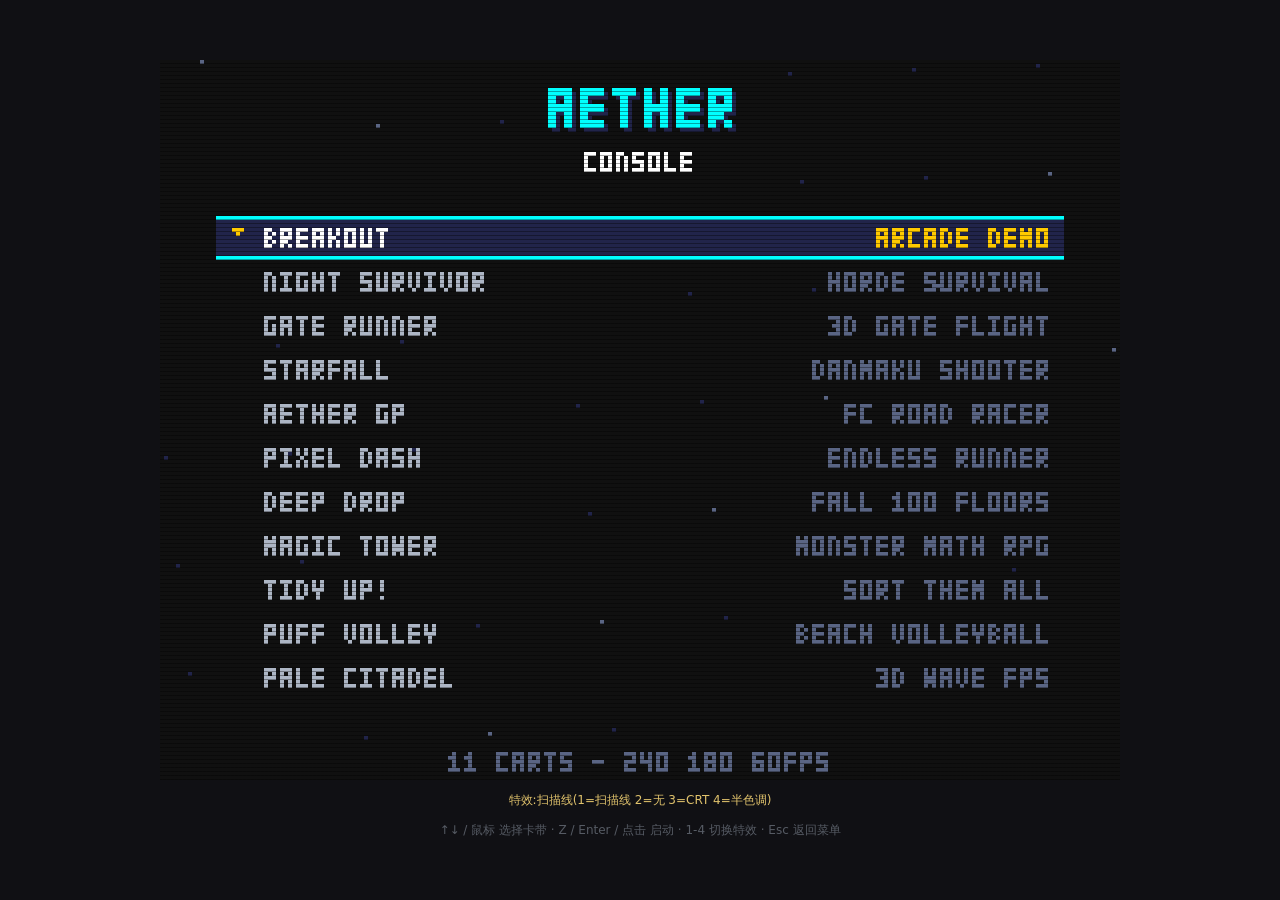
<file: index.html>
<!doctype html>
<html lang="zh">
<head>
<meta charset="utf-8">
<title>AetherConsole</title>
<style>
  html, body { margin: 0; height: 100%; background: #101014; color: #9aa0aa;
               font: 12px/1.7 system-ui, sans-serif; }
  body { display: flex; flex-direction: column; align-items: center;
         justify-content: center; gap: 10px; }
  #stage { position: relative; line-height: 0; }
  canvas { image-rendering: pixelated; background: #000; display: block;
           cursor: crosshair; }
  /* 扫描线叠加层:物理分辨率细线(由 JS 按整数倍缩放周期生成渐变) */
  #scan { position: absolute; inset: 0; pointer-events: none; }
  #status { min-height: 1.6em; color: #e0c26c; }
  #help { color: #565b64; user-select: none; min-height: 1.6em; }
</style>
</head>
<body>
<div id="stage">
  <canvas id="screen"></canvas>
  <div id="scan"></div>
</div>
<div id="status"></div>
<div id="help"></div>

<script src="js/aetherconsole.js?v=0.6"></script>
<script src="js/cart-breakout.js?v=0.13"></script>
<script src="js/cart-vampire.js?v=1.0"></script>
<script src="js/cart-stargate.js?v=1.0"></script>
<script src="js/cart-starfall.js?v=1.0"></script>
<script src="js/cart-racer.js?v=1.0"></script>
<script src="js/cart-runner.js?v=1.0"></script>
<script src="js/cart-drop.js?v=1.0"></script>
<script src="js/cart-magictower.js?v=1.0"></script>
<script src="js/cart-tidy.js?v=1.0"></script>
<script src="js/cart-volley.js?v=1.0"></script>
<script src="js/cart-fps.js?v=1.2"></script>
<script>
/* —— 壳(shell):开机菜单 + 缩放上屏 + 键盘/鼠标适配(规格 §5.5 / §7) —— */
const ac = new AetherConsole();
const canvas = document.getElementById('screen');
const scanEl = document.getElementById('scan');
const statusEl = document.getElementById('status');
const helpEl = document.getElementById('help');

const CARTS = [BreakoutCart, VampireCart, GateRunnerCart,
               StarfallCart, AetherGPCart, PixelDashCart, DeepDropCart,
               MagicTowerCart, TidyUpCart, PuffVolleyCart, PaleCitadelCart];
const HELPS = [
  '↑↓ / 鼠标 选择卡带 · Z / Enter / 点击 启动 · 1-4 切换特效 · Esc 返回菜单',
  'BREAKOUT:←→ / A D 移动 · Z / J 发球 · Enter 开始 / 暂停',
  'NIGHT SURVIVOR:WASD / 方向键 移动 · 武器自动攻击 · 拾宝石升级三选一 · 打倒 Boss 过关 · Enter 暂停',
  'GATE RUNNER:鼠标或 ←→↑↓ / WASD 转向 · 自动前进 · 穿过门洞别撞框 · 居中穿过有 PERFECT 加分 · Enter 暂停',
  'STARFALL:←→↑↓ / WASD 移动 · Z 按住开火 · X 符卡炸弹 · 贴着敌弹擦弹加分 · 每 4 波出 Boss · Enter 暂停',
  'AETHER GP:↑ 油门 · ↓ 刹车 · ←→ 转向 · 检查点 +12 秒 · 撞车掉速 · 擦身而过 +100 · Enter 暂停',
  'PIXEL DASH:Z / ↑ 跳(空中再按=二段跳)· ↓ 滑铲 / 空中快落 · 越坑避刺吃金币 · Enter 暂停',
  'DEEP DROP:←→ 移动 · Z 跳 · 按住 ↓ 穿过平台下落 · 别被洞顶尖刺追上 · 中心落点 PERFECT · 100 层真汉子 · Enter 暂停',
  'MAGIC TOWER:方向键移动 · 撞怪物出战斗预测,Z 确认 · X 取消 · 钥匙开门 / 宝石涨属性 · 商店金币换血攻防 · 9F 起楼梯上按 X 楼层传送 · Enter 暂停 · 自动存档',
  'TIDY UP!:方向键 / WASD 移动 · Z 捡起 / 放上货架 · X 或鼠标右键切换地板 / 货架屏 · 拿满 5 件自动去货架 · 放空手自动回地板 · 全部归位过关 · Enter 暂停',
  'PUFF VOLLEY:←→ / A D 移动 · ↑ / W 跳 · 身体碰到球自动击球(方向看球在身体哪侧)· ←→ 选难度 · 先得 15 分 · Enter 开始 / 暂停',
  'PALE CITADEL:WASD 移动 · 鼠标瞄准(点击画面锁定指针,Esc 释放)· 左键射击(无限弹药,准星即屏幕中心)· 右键跳 · 消灭全部敌人进入下一波 · Enter 暂停',
];

/* —— 菜单卡带(壳级:确认选择后由壳装载对应游戏)—— */
const MenuCart = (function () {
  const W = 240, H = 180, N = 11, TOP = 42, ROW = 11;
  const INK = 1, NAVY = 2, SLATE = 3, LGRAY = 4, WHITE = 5, CYAN = 6,
        GOLD = 7, RED = 8, GREEN = 9;
  const NAMES = ['BREAKOUT', 'NIGHT SURVIVOR', 'GATE RUNNER', 'STARFALL',
                 'AETHER GP', 'PIXEL DASH', 'DEEP DROP', 'MAGIC TOWER',
                 'TIDY UP!', 'PUFF VOLLEY', 'PALE CITADEL'];
  const SUBS = ['ARCADE DEMO', 'HORDE SURVIVAL', '3D GATE FLIGHT',
                'DANMAKU SHOOTER', 'FC ROAD RACER', 'ENDLESS RUNNER',
                'FALL 100 FLOORS', 'MONSTER MATH RPG', 'SORT THEM ALL',
                'BEACH VOLLEYBALL', '3D WAVE FPS'];
  let sel = 0;
  return {
    name: 'MENU', version: '1.2', filter: 'none',
    palette: [0x0000, 0x1082, 0x2129, 0x5B30, 0xADB8, 0xFFFF, 0x07FF, 0xFE40, 0xF800, 0x2EED],
    init() { sel = 0; this.selected = null; },
    update(api) {
      const jp = api.justPressed;
      const c = api.cursor();
      if (c.on) {                       // 鼠标悬停选择
        const row = Math.floor((c.y - TOP + 2) / ROW);
        if (row >= 0 && row < N) sel = row;
      }
      if (jp('up')) sel = (sel + N - 1) % N;
      if (jp('down')) sel = (sel + 1) % N;
      if (jp('a') || jp('start')) this.selected = sel;
    },
    draw(api) {
      api.cls(INK);
      for (let i = 0; i < 40; i++) {    // 星尘
        const x = (i * 53 + api.frame * 0.18) % W, y = (i * 97) % H;
        api.px(x, y, i % 4 ? NAVY : SLATE);
      }
      const tw = Math.round(Math.sin(api.frame * 0.05) * 1.5);
      api.text('AETHER', (W - api.textWidth('AETHER', 2)) / 2 + 1, 7 + 1, NAVY, 2);
      api.text('AETHER', (W - api.textWidth('AETHER', 2)) / 2, 7 + tw, CYAN, 2);
      api.text('CONSOLE', (W - api.textWidth('CONSOLE')) / 2, 23, WHITE);
      for (let i = 0; i < N; i++) {
        const y = TOP + i * ROW, on = i === sel;
        if (on) {
          api.rect(14, y - 3, 212, ROW - 1, NAVY);
          api.rect(14, y - 3, 212, 1, CYAN); api.rect(14, y + ROW - 4, 212, 1, CYAN);
          if (api.frame % 14 < 9) {     // 选中箭头
            api.px(18, y, GOLD); api.px(19, y, GOLD);
            api.px(20, y, GOLD); api.px(19, y + 1, GOLD);
          }
        }
        api.text(NAMES[i], 26, y, on ? WHITE : LGRAY);
        api.text(SUBS[i], 222 - api.textWidth(SUBS[i]), y, on ? GOLD : SLATE);
      }
      if (api.frame % 60 < 36)
        api.text('PRESS Z OR START', (W - api.textWidth('PRESS Z OR START')) / 2, 165, WHITE);
      api.text('11 CARTS - 240*180 60FPS', (W - api.textWidth('11 CARTS - 240*180 60FPS')) / 2, 173, SLATE);
    },
  };
})();

ac.attach(canvas);
ac.on('error', err => { statusEl.textContent = '游戏异常,内核已停机:' + err.message; });

let current = -1;
let wantLock = false;            // 当前卡带是否请求指针锁定(卡带声明 lockPointer)
function launch(i) {
  current = i;
  wantLock = !!(CARTS[i] && CARTS[i].lockPointer);
  if (!wantLock && document.pointerLockElement) document.exitPointerLock();
  ac.pause();
  ac.loadCart(CARTS[i]);
  ac.start();
  helpEl.textContent = HELPS[i + 1];
}
function toMenu() {
  current = -1;
  wantLock = false;
  if (document.pointerLockElement) document.exitPointerLock();
  ac.pause();
  ac.loadCart(MenuCart);
  ac.start();
  helpEl.textContent = HELPS[0];
}

/* 整数倍缩放(规格 §5.5):内核只出 240×180,缩放由壳负责 */
let scale = 1;
function fit() {
  scale = Math.max(1, Math.min(Math.floor(innerWidth / 240),
                               Math.floor((innerHeight - 70) / 180)));
  canvas.style.width = 240 * scale + 'px';
  canvas.style.height = 180 * scale + 'px';
  applyFx(currentFx);          // 尺寸变化时按当前模式重建叠加层
}
addEventListener('resize', fit);

/* —— 特效模式(同原壳:扫描线在壳层,CRT/半色调走内核滤镜)—— */
const FILTERS = ['scanline', 'none', 'crt', 'halftone'];
const FILTER_CN = { scanline: '扫描线', none: '无', crt: 'CRT', halftone: '半色调' };
let currentFx = 'scanline';

function applyFx(mode) {
  currentFx = mode;
  ac.setFilter(mode === 'scanline' ? 'none' : mode);
  scanEl.style.background =
    mode === 'scanline' && scale > 1
      ? 'repeating-linear-gradient(to bottom,' +
        'rgba(0,0,0,0) 0px, rgba(0,0,0,0) ' + (scale - 1) + 'px,' +
        'rgba(0,0,0,0.35) ' + (scale - 1) + 'px, rgba(0,0,0,0.35) ' + scale + 'px)'
      : 'none';
  statusEl.textContent = '特效:' + FILTER_CN[mode] +
    '(' + FILTERS.map((f, i) => (i + 1) + '=' + FILTER_CN[f]).join(' ') + ')';
}
fit();
applyFx('scanline');            // 默认扫描线

/* 规范键位(壳可改键,规格 §7.2):WASD/方向键=方向,Z/J=主键,X/K=副键,Enter=Start */
const KEYMAP = {
  ArrowUp: 'up', KeyW: 'up', ArrowDown: 'down', KeyS: 'down',
  ArrowLeft: 'left', KeyA: 'left', ArrowRight: 'right', KeyD: 'right',
  KeyZ: 'a', KeyJ: 'a', KeyX: 'b', KeyK: 'b', Enter: 'start',
};
const state = { up: false, down: false, left: false, right: false,
                a: false, b: false, start: false,
                cursorX: 120, cursorY: 90, cursorOn: false,
                mdx: 0, mdy: 0, lock: false };   // 锁定模式:原始位移增量(§7.3)

let escAt = 0;                  // 双击 Esc 才回菜单,防误触丢局
addEventListener('keydown', e => {
  if (e.code === 'Escape') {
    e.preventDefault();
    if (current === -1) return;
    const now = performance.now();
    if (now - escAt < 900) { escAt = 0; toMenu(); }
    else {
      escAt = now;
      statusEl.textContent = '再按一次 Esc 返回菜单(当前进度将丢弃)';
    }
    return;
  }
  const m = /^Digit([1-4])$/.exec(e.code);
  if (m) { applyFx(FILTERS[+m[1] - 1]); return; }
  const k = KEYMAP[e.code];
  if (!k) return;
  e.preventDefault();
  state[k] = true;
  if (!ac.running && !ac.halted) ac.start();
});
addEventListener('keyup', e => {
  const k = KEYMAP[e.code];
  if (!k) return;
  e.preventDefault();
  state[k] = false;
});

/* —— 鼠标适配(规格 §7.2/§7.3):左/右键=主/副键,光标换算到 240×180 系;
   指针锁定卡带(FPS):点击请求锁定(优先 unadjustedMovement 原始输入,
   免系统鼠标加速,线性手感;不支持时退普通锁定);
   锁定与否都送鼠标位移增量 mdx/mdy——未锁定时同样"动多少转多少",
   仅光标到达窗口边缘后无法继续(点击锁定解除该限制) —— */
function tryLock() {
  try {
    let p;
    try { p = canvas.requestPointerLock({ unadjustedMovement: true }); }
    catch (e1) { p = canvas.requestPointerLock(); }
    if (p && p.catch)
      p.catch(() => {          // 平台拒绝 unadjustedMovement:退普通锁定
        try { const q = canvas.requestPointerLock(); if (q && q.catch) q.catch(() => {}); }
        catch (e2) {}
      });
  } catch (err) {}             // 环境不支持锁定:静默,游戏按未锁定相对增量转
}
canvas.addEventListener('mousemove', e => {
  state.mdx += e.movementX || 0;               // 位移增量:锁定/未锁定一致送入
  state.mdy += e.movementY || 0;
  if (document.pointerLockElement === canvas) return;   // 锁定时无绝对坐标意义
  const r = canvas.getBoundingClientRect();
  state.cursorX = (e.clientX - r.left) / scale;
  state.cursorY = (e.clientY - r.top) / scale;
  state.cursorOn = true;
});
canvas.addEventListener('mousedown', e => {
  e.preventDefault();
  if (wantLock && document.pointerLockElement !== canvas) tryLock();
  if (e.button === 0) state.a = true;
  else if (e.button === 2) state.b = true;
  if (!ac.running && !ac.halted) ac.start();
});
document.addEventListener('pointerlockchange', () => {
  state.lock = document.pointerLockElement === canvas;
  if (!state.lock) { state.mdx = 0; state.mdy = 0; }
});
addEventListener('mouseup', e => {
  if (e.button === 0) state.a = false;
  else if (e.button === 2) state.b = false;
});
canvas.addEventListener('mouseleave', () => {
  if (document.pointerLockElement === canvas) return;
  state.cursorOn = false;
  state.a = false;
  state.b = false;
});
canvas.addEventListener('contextmenu', e => e.preventDefault());

/* 壳按帧把虚拟键位 + 光标送入内核(规格 §7.1:60Hz 送入);
   位移增量为"送入即清零"的累计值,内核逐逻辑帧结算 */
(function pushLoop() {
  if (MenuCart.selected != null) {
    const i = MenuCart.selected;
    MenuCart.selected = null;
    launch(i);
  }
  ac.pushInput(state);
  state.mdx = 0;
  state.mdy = 0;
  requestAnimationFrame(pushLoop);
})();

addEventListener('blur', () => {
  for (const k in state) if (typeof state[k] === 'boolean') state[k] = false;
  state.cursorOn = false;
  state.mdx = 0;
  state.mdy = 0;
  ac.pause();
  statusEl.textContent = '已暂停(窗口失焦),按任意游戏键继续';
});

/* 开机 → 菜单 */
ac.loadCart(MenuCart);
ac.start();
helpEl.textContent = HELPS[0];
</script>
</body>
</html>
</file>
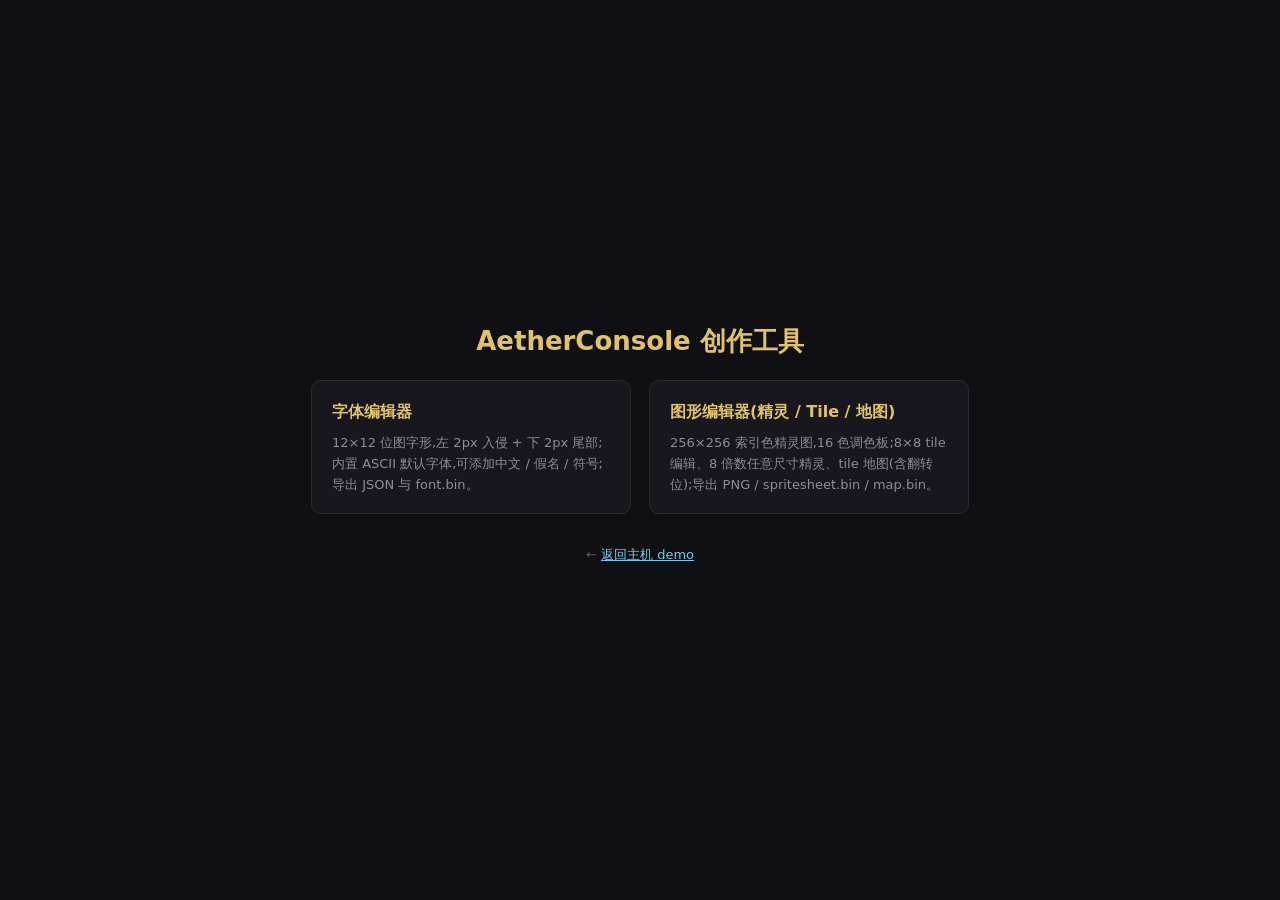
<file: tools/index.html>
<!doctype html>
<html lang="zh">
<head>
<meta charset="utf-8">
<title>AetherConsole · 创作工具</title>
<link rel="stylesheet" href="editor.css">
<style>
  body { display: flex; flex-direction: column; align-items: center; justify-content: center; gap: 18px; }
  .cards { display: flex; gap: 18px; flex-wrap: wrap; justify-content: center; }
  .card { display: block; width: 320px; padding: 18px 20px; background: var(--panel);
    border: 1px solid var(--line); border-radius: 10px; text-decoration: none; color: var(--fg); }
  .card:hover { border-color: var(--accent); }
  .card h2 { margin: 0 0 8px; color: var(--accent); font-size: 16px; }
  .card p { margin: 0; color: var(--dim); }
  .home { color: var(--faint); }
</style>
</head>
<body>
<h1 style="color:var(--accent);margin:0;">AetherConsole 创作工具</h1>
<div class="cards">
  <a class="card" href="font-editor.html">
    <h2>字体编辑器</h2>
    <p>12×12 位图字形,左 2px 入侵 + 下 2px 尾部;内置 ASCII 默认字体,可添加中文 / 假名 / 符号;导出 JSON 与 font.bin。</p>
  </a>
  <a class="card" href="gfx-editor.html">
    <h2>图形编辑器(精灵 / Tile / 地图)</h2>
    <p>256×256 索引色精灵图,16 色调色板;8×8 tile 编辑、8 倍数任意尺寸精灵、tile 地图(含翻转位);导出 PNG / spritesheet.bin / map.bin。</p>
  </a>
</div>
<p class="home">← <a href="../index.html" style="color:var(--accent2);">返回主机 demo</a></p>
</body>
</html>
</file>
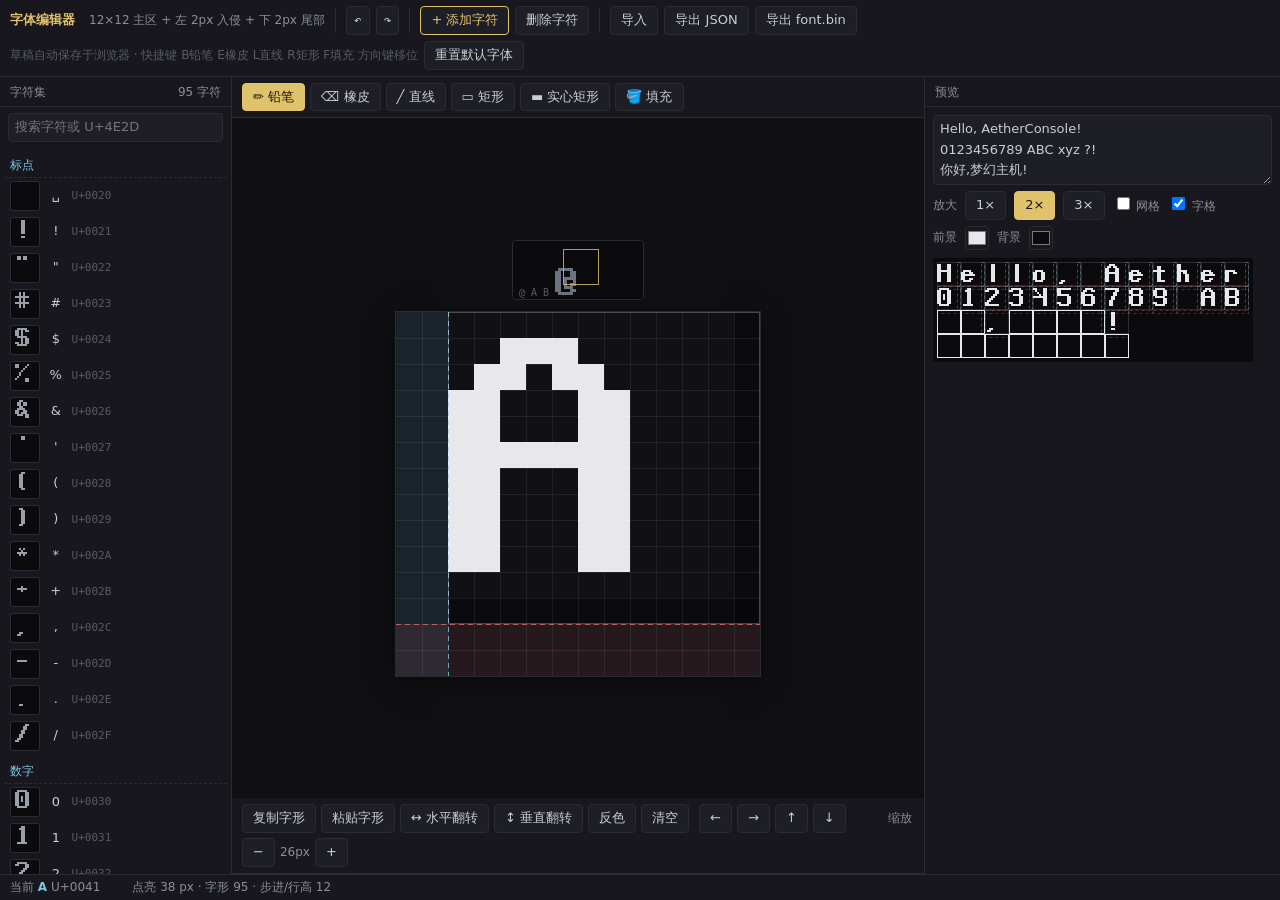
<file: tools/font-editor.html>
<!doctype html>
<html lang="zh">
<head>
<meta charset="utf-8">
<title>AetherConsole · 字体编辑器</title>
<link rel="stylesheet" href="editor.css">
</head>
<body>
<header class="toolbar">
  <span class="title">字体编辑器</span>
  <span class="kv">12×12 主区 + 左 2px 入侵 + 下 2px 尾部</span>
  <span class="sep"></span>
  <button id="btnUndo" class="btn icon" title="撤销 Ctrl+Z">↶</button>
  <button id="btnRedo" class="btn icon" title="重做 Ctrl+Y">↷</button>
  <span class="sep"></span>
  <button id="btnAdd" class="btn primary">+ 添加字符</button>
  <button id="btnDel" class="btn danger">删除字符</button>
  <span class="sep"></span>
  <button id="btnImport" class="btn">导入</button>
  <button id="btnExportJson" class="btn">导出 JSON</button>
  <button id="btnExportBin" class="btn">导出 font.bin</button>
  <span class="grow"></span>
  <span class="hint">草稿自动保存于浏览器 · 快捷键 B铅笔 E橡皮 L直线 R矩形 F填充 方向键移位</span>
  <button id="btnReset" class="btn danger" title="丢弃全部修改,恢复内置默认字体">重置默认字体</button>
</header>

<div class="main">
  <aside class="side" style="width: 232px;">
    <div class="panel-title">字符集<span class="grow"></span><span id="charCount" class="kv"></span></div>
    <div style="padding: 6px 8px 2px;"><input id="search" type="text" placeholder="搜索字符或 U+4E2D" style="width: 100%;"></div>
    <div class="list" id="charList"></div>
  </aside>

  <section class="center">
    <div class="toolrow" id="toolRow"></div>
    <div class="work" style="display: flex; flex-direction: column; align-items: center; gap: 12px; justify-content: center;">
      <canvas id="strip" style="background: #0b0b0e; border: 1px solid var(--line); border-radius: 4px;"></canvas>
      <canvas id="glyph" class="edit"></canvas>
    </div>
    <div class="toolrow" id="opRow"></div>
  </section>

  <aside class="side right" style="width: 356px;">
    <div class="panel-title">预览</div>
    <div style="padding: 8px; display: flex; flex-direction: column; gap: 6px;">
      <textarea id="sample" rows="3" style="width: 100%; resize: vertical; user-select: text;">Hello, AetherConsole!
0123456789 ABC xyz ?!
你好,梦幻主机!
こんにちは世界☆</textarea>
      <div style="display: flex; align-items: center; gap: 8px; flex-wrap: wrap;">
        <span class="kv">放大</span>
        <button class="btn" data-scale="1">1×</button>
        <button class="btn" data-scale="2">2×</button>
        <button class="btn" data-scale="3">3×</button>
        <label class="kv"><input type="checkbox" id="optGrid"> 网格</label>
        <label class="kv"><input type="checkbox" id="optBox" checked> 字格</label>
      </div>
      <div style="display: flex; align-items: center; gap: 8px;">
        <span class="kv">前景</span><input type="color" id="fgColor" value="#e8e8ec">
        <span class="kv">背景</span><input type="color" id="bgColor" value="#0b0b0e">
      </div>
    </div>
    <div class="scroller" style="flex: 1; padding: 0 8px 8px;">
      <canvas id="preview"></canvas>
    </div>
  </aside>
</div>

<footer class="statusbar">
  <span id="stChar"></span><span id="stCell"></span><span id="stStat"></span>
</footer>

<script src="editor-common.js"></script>
<script src="default-font.js"></script>
<script src="font-editor.js"></script>
</body>
</html>
</file>
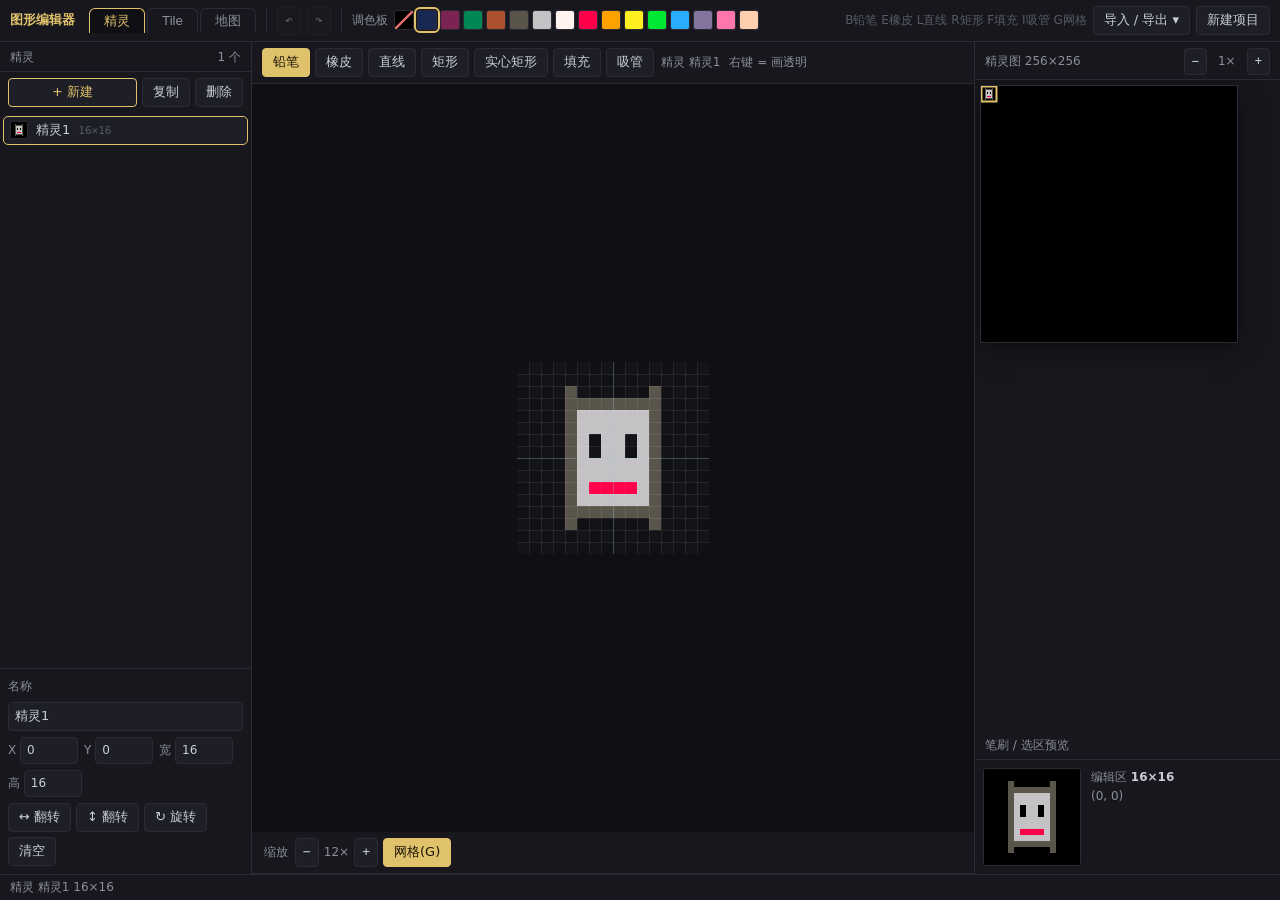
<file: tools/gfx-editor.html>
<!doctype html>
<html lang="zh">
<head>
<meta charset="utf-8">
<title>AetherConsole · 图形编辑器</title>
<link rel="stylesheet" href="editor.css">
</head>
<body>
<header class="toolbar">
  <span class="title">图形编辑器</span>
  <div class="tabs" id="tabs">
    <button class="tab active" data-tab="sprite">精灵</button>
    <button class="tab" data-tab="tile">Tile</button>
    <button class="tab" data-tab="map">地图</button>
  </div>
  <span class="sep"></span>
  <button id="btnUndo" class="btn icon" title="撤销 Ctrl+Z">↶</button>
  <button id="btnRedo" class="btn icon" title="重做 Ctrl+Y">↷</button>
  <span class="sep"></span>
  <span class="label kv">调色板</span>
  <div class="palette" id="palette"></div>
  <span class="grow"></span>
  <span class="hint">B铅笔 E橡皮 L直线 R矩形 F填充 I吸管 G网格</span>
  <div class="menu" id="ioMenu">
    <button class="btn" id="ioBtn">导入 / 导出 ▾</button>
  </div>
  <button id="btnNew" class="btn danger">新建项目</button>
</header>

<div class="main">
  <aside class="side" style="width: 252px;" id="leftPanel">
    <!-- 精灵页签 -->
    <div id="panel-sprite" class="leftPane" style="display:flex;flex-direction:column;flex:1;min-height:0;">
      <div class="panel-title">精灵<span class="grow"></span><span id="sprCount" class="kv"></span></div>
      <div style="padding:6px 8px;display:flex;gap:5px;">
        <button id="sprNew" class="btn primary" style="flex:1;">+ 新建</button>
        <button id="sprDup" class="btn" title="复制当前精灵">复制</button>
        <button id="sprDel" class="btn danger">删除</button>
      </div>
      <div class="list" id="sprList"></div>
      <div style="border-top:1px solid var(--line);padding:8px;display:flex;flex-direction:column;gap:6px;" id="sprProps"></div>
    </div>
    <!-- Tile 页签 -->
    <div id="panel-tile" class="leftPane" style="display:none;flex-direction:column;flex:1;min-height:0;">
      <div class="panel-title">Tile 8×8</div>
      <div style="padding:8px;display:flex;flex-direction:column;gap:8px;">
        <div style="display:flex;align-items:center;gap:6px;">
          <button id="tilePrev" class="btn icon">◀</button>
          <input id="tileIdx" type="number" min="0" max="1023" style="flex:1;text-align:center;">
          <button id="tileNext" class="btn icon">▶</button>
        </div>
        <div class="kv" id="tilePos"></div>
        <div style="display:flex;flex-wrap:wrap;gap:5px;">
          <button class="btn opTile" data-op="fliph">↔ 翻转</button>
          <button class="btn opTile" data-op="flipv">↕ 翻转</button>
          <button class="btn opTile" data-op="rotl">↺ 旋转</button>
          <button class="btn opTile" data-op="rotr">↻ 旋转</button>
          <button class="btn opTile" data-op="copy">复制</button>
          <button class="btn opTile" data-op="paste">粘贴</button>
          <button class="btn opTile danger" data-op="clear">清空</button>
        </div>
        <div class="kv">Tile 索引 = 行×32+列,共 32×32=1024 个;地图条目 = 索引 + 水平/垂直翻转位。</div>
      </div>
    </div>
    <!-- 地图页签 -->
    <div id="panel-map" class="leftPane" style="display:none;flex-direction:column;flex:1;min-height:0;">
      <div class="panel-title">地图<span class="grow"></span><span id="mapInfo" class="kv"></span></div>
      <div style="padding:8px;display:flex;flex-direction:column;gap:8px;">
        <div style="display:flex;flex-wrap:wrap;gap:5px;" id="mapTools"></div>
        <div style="display:flex;gap:6px;align-items:center;">
          <label class="kv"><input type="checkbox" id="mapFlipH"> 水平翻转放置</label>
          <label class="kv"><input type="checkbox" id="mapFlipV"> 垂直翻转放置</label>
        </div>
        <label class="kv"><input type="checkbox" id="mapGrid" checked> 显示网格</label>
        <div class="kv" id="brushInfo"></div>
        <div style="display:flex;gap:5px;">
          <button id="mapResize" class="btn">调整尺寸</button>
          <button id="mapFill" class="btn">填充笔刷</button>
          <button id="mapClear" class="btn danger">清空</button>
        </div>
        <div class="kv">右侧精灵图上拖选矩形 = 笔刷;吸管可直接吸取地图上的 tile。</div>
      </div>
    </div>
  </aside>

  <section class="center">
    <div class="toolrow" id="editTools"></div>
    <div class="work centered"><div class="scroller" id="editScroll" style="max-width:100%;max-height:100%;"><canvas id="edit" class="edit"></canvas></div></div>
    <div class="toolrow" id="zoomRow"></div>
  </section>

  <aside class="side right" style="width: 306px;">
    <div class="panel-title">
      <span>精灵图 256×256</span><span class="grow"></span>
      <button id="ovZoomOut" class="btn icon" title="缩小">−</button>
      <span id="ovZoomLabel" class="kv" style="min-width:2em;text-align:center;">1×</span>
      <button id="ovZoomIn" class="btn icon" title="放大">+</button>
    </div>
    <div class="scroller" style="flex:1;padding:6px;"><canvas id="sheet" class="edit"></canvas></div>
    <div class="panel-title">笔刷 / 选区预览</div>
    <div style="padding:8px;display:flex;align-items:flex-start;gap:10px;">
      <canvas id="brushPrev" style="background:#0b0b0e;border:1px solid var(--line);border-radius:3px;"></canvas>
      <div class="kv" id="brushDesc" style="flex:1;"></div>
    </div>
  </aside>
</div>

<footer class="statusbar">
  <span id="st1"></span><span id="st2"></span><span id="st3"></span>
</footer>

<script src="editor-common.js"></script>
<script src="gfx-editor.js"></script>
</body>
</html>
</file>
<file: tools/editor.css>
/* tools/editor.css — 字体 / 图形编辑器共用样式 */
:root {
  --bg: #101014; --panel: #17171d; --panel2: #1e1e26; --line: #2b2b36;
  --fg: #c9cdd6; --dim: #8a8f99; --faint: #565b64;
  --accent: #e0c26c; --accent2: #7ec8e3; --danger: #e06c6c; --ok: #7ed08c;
}
* { box-sizing: border-box; }
html, body { margin: 0; height: 100%; background: var(--bg); color: var(--fg);
  font: 13px/1.6 system-ui, 'Segoe UI', 'Microsoft YaHei', sans-serif; }
body { display: flex; flex-direction: column; overflow: hidden; user-select: none; }

/* —— 顶栏 —— */
.toolbar { display: flex; align-items: center; flex-wrap: wrap; gap: 6px;
  padding: 6px 10px; background: var(--panel); border-bottom: 1px solid var(--line); }
.toolbar .title { font-weight: 600; color: var(--accent); margin-right: 8px; }
.toolbar .sep { width: 1px; align-self: stretch; margin: 2px 4px; background: var(--line); }
.toolbar .grow { flex: 1; }
.toolbar .hint { color: var(--faint); font-size: 12px; }

.btn { padding: 3px 10px; background: var(--panel2); color: var(--fg);
  border: 1px solid var(--line); border-radius: 4px; cursor: pointer; font: inherit; }
.btn:hover { border-color: var(--accent); color: #fff; }
.btn.active { background: var(--accent); border-color: var(--accent); color: #1a1502; }
.btn.primary { border-color: var(--accent); color: var(--accent); }
.btn.danger:hover { border-color: var(--danger); color: var(--danger); }
.btn:disabled { opacity: .4; cursor: default; }
.btn.icon { padding: 3px 7px; font-family: ui-monospace, monospace; }

/* —— 页签 —— */
.tabs { display: flex; gap: 2px; }
.tab { padding: 3px 14px; border: 1px solid var(--line); border-bottom: none;
  border-radius: 6px 6px 0 0; background: var(--panel); color: var(--dim); cursor: pointer; }
.tab.active { background: var(--bg); color: var(--accent); border-color: var(--accent); }

/* —— 主区布局 —— */
.main { flex: 1; display: flex; min-height: 0; }
.side { background: var(--panel); border-right: 1px solid var(--line);
  display: flex; flex-direction: column; min-height: 0; }
.side.right { border-right: none; border-left: 1px solid var(--line); }
.panel-title { padding: 6px 10px 4px; color: var(--dim); font-size: 12px;
  border-bottom: 1px solid var(--line); display: flex; align-items: center; gap: 8px; }
.panel-title .grow { flex: 1; }
.center { flex: 1; display: flex; flex-direction: column; min-width: 0; min-height: 0; }
.work { flex: 1; overflow: auto; padding: 14px; }
.work.centered { display: flex; align-items: center; justify-content: center; }

canvas { display: block; image-rendering: pixelated; }
canvas.edit { cursor: crosshair; background: #0b0b0e;
  box-shadow: 0 0 0 1px var(--line), 0 6px 24px rgba(0,0,0,.5); }

.toolrow { display: flex; align-items: center; flex-wrap: wrap; gap: 5px;
  padding: 6px 10px; background: var(--panel); border-bottom: 1px solid var(--line); }
.toolrow .label { color: var(--dim); font-size: 12px; margin: 0 2px; }
.toolrow .grow { flex: 1; }

/* —— 状态栏 —— */
.statusbar { padding: 3px 10px; background: var(--panel); border-top: 1px solid var(--line);
  color: var(--dim); font-size: 12px; display: flex; gap: 16px; white-space: nowrap;
  overflow: hidden; }
.statusbar b { color: var(--accent2); font-weight: 600; }

/* —— 调色板 —— */
.palette { display: flex; gap: 3px; align-items: center; }
.swatch { width: 20px; height: 20px; border: 1px solid var(--line); border-radius: 3px;
  cursor: pointer; position: relative; }
.swatch.cur { outline: 2px solid var(--accent); outline-offset: 1px; }
.swatch.trans::after { content: ''; position: absolute; inset: 0;
  background: linear-gradient(135deg, transparent 44%, var(--danger) 46%,
    var(--danger) 54%, transparent 56%); }

/* —— 字符 / 精灵列表 —— */
.list { flex: 1; overflow: auto; padding: 4px; }
.gitem { display: flex; align-items: center; gap: 8px; padding: 3px 6px;
  border-radius: 4px; cursor: pointer; }
.gitem:hover { background: var(--panel2); }
.gitem.sel { background: var(--panel2); outline: 1px solid var(--accent); }
.gitem canvas { background: #0b0b0e; border: 1px solid var(--line); border-radius: 2px; }
.gitem .txt { color: var(--fg); min-width: 1.2em; text-align: center; }
.gitem .code { color: var(--faint); font: 11px ui-monospace, monospace; }
.ghead { padding: 4px 6px 2px; color: var(--accent2); font-size: 12px;
  border-bottom: 1px dashed var(--line); margin-top: 4px; }
input[type=text], input[type=number], textarea, select {
  background: var(--panel2); border: 1px solid var(--line); color: var(--fg);
  border-radius: 4px; padding: 3px 6px; font: inherit; }
input:focus, textarea:focus, select:focus { outline: none; border-color: var(--accent); }
input[type=color] { width: 24px; height: 24px; padding: 0; border: 1px solid var(--line);
  border-radius: 4px; background: none; cursor: pointer; }

/* —— 弹窗 / 菜单 —— */
.overlay { position: fixed; inset: 0; background: rgba(0,0,0,.55); display: flex;
  align-items: center; justify-content: center; z-index: 50; }
.dlg { background: var(--panel); border: 1px solid var(--line); border-radius: 8px;
  min-width: 340px; max-width: 560px; padding: 14px 16px; box-shadow: 0 12px 40px rgba(0,0,0,.6); }
.dlg h3 { margin: 0 0 10px; color: var(--accent); font-size: 14px; }
.dlg .row { display: flex; gap: 8px; align-items: center; margin: 8px 0; flex-wrap: wrap; }
.dlg .foot { display: flex; justify-content: flex-end; gap: 8px; margin-top: 12px; }
.dlg textarea { width: 100%; min-height: 70px; resize: vertical; user-select: text; }
.chips { display: flex; flex-wrap: wrap; gap: 6px; }
.menu { position: relative; }
.menu > .pop { position: absolute; top: 110%; left: 0; background: var(--panel);
  border: 1px solid var(--line); border-radius: 6px; padding: 4px; display: flex;
  flex-direction: column; gap: 2px; min-width: 190px; z-index: 40;
  box-shadow: 0 8px 24px rgba(0,0,0,.5); }
.menu > .pop .btn { text-align: left; }

/* —— 提示气泡 —— */
#toasts { position: fixed; left: 50%; bottom: 40px; transform: translateX(-50%);
  display: flex; flex-direction: column; gap: 6px; z-index: 99; pointer-events: none; }
.toast { background: rgba(20,20,26,.95); border: 1px solid var(--accent);
  color: var(--fg); border-radius: 6px; padding: 6px 16px;
  animation: tin .18s ease-out; }
.toast.err { border-color: var(--danger); color: #ffb0b0; }
@keyframes tin { from { opacity: 0; transform: translateY(8px); } }

/* —— 缩放容器 —— */
.scroller { overflow: auto; }
.kv { color: var(--dim); font-size: 12px; }
.kv b { color: var(--fg); font-weight: 600; }
</file>
